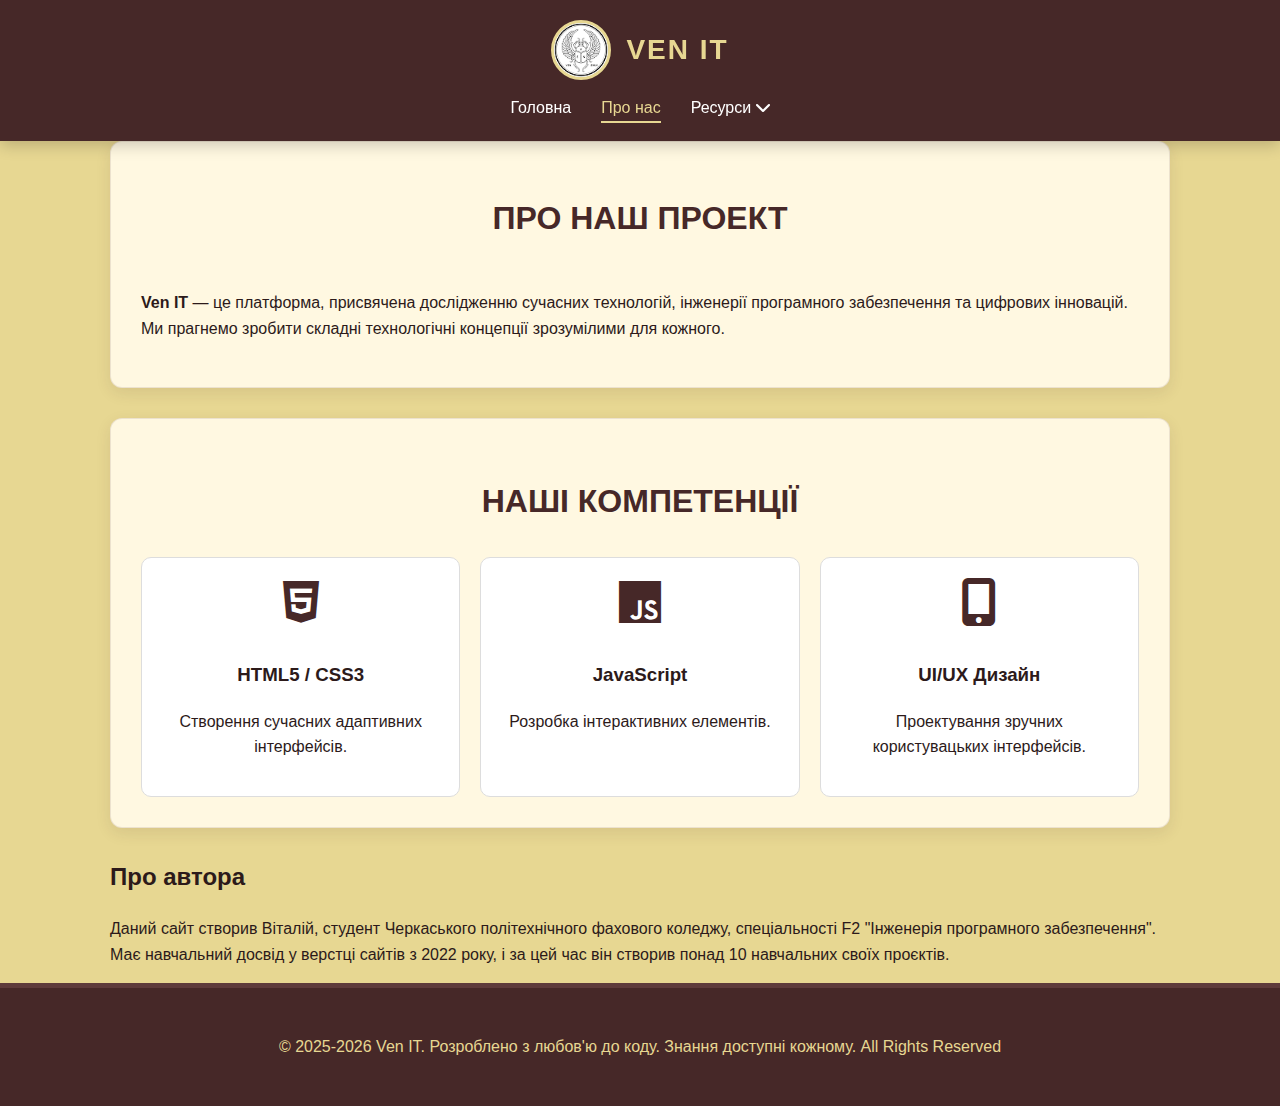
<file: about.html>
<!DOCTYPE html>
<html lang="uk">
<head>
    <meta charset="UTF-8">
    <meta name="viewport" content="width=device-width, initial-scale=1.0">
    <title>Ven IT - Про нас</title>
    <link rel="stylesheet" href="style.css">
    <link href="https://fonts.googleapis.com/css2?family=Roboto:wght@300;400;700&display=swap" rel="stylesheet">
    <link rel="stylesheet" href="https://cdnjs.cloudflare.com/ajax/libs/font-awesome/6.0.0/css/all.min.css">
</head>
<body>

    <header>
        <div class="container header-container">
            <a href="index.html" class="logo">
                <img src="VENIT LOGO.png" alt="Logo"> Ven IT
            </a>
            <nav>
                <ul>
                    <li><a href="index.html">Головна</a></li>
                    <li><a href="about.html" class="active">Про нас</a></li>
                    <li class="dropdown">
                        <a href="resources.html">Ресурси <i class="fas fa-chevron-down"></i></a>
                        <ul class="dropdown-content">
                            <li><a href="resources.html#files">Файли</a></li>
                            <li><a href="resources.html#faq">FAQ</a></li>
                        </ul>
                    </li>
                </ul>
            </nav>
        </div>
    </header>

    <main class="container">
        <section class="content-box">
            <h1 class="section-title">Про наш проект</h1>
            <p><strong>Ven IT</strong> — це платформа, присвячена дослідженню сучасних технологій, інженерії програмного забезпечення та цифрових інновацій. Ми прагнемо зробити складні технологічні концепції зрозумілими для кожного.</p>
        </section>

        <section class="content-box">
            <h2 class="section-title">Наші компетенції</h2>
            <div class="grid">
                <div class="feature-card">
                    <i class="fab fa-html5"></i>
                    <h3>HTML5 / CSS3</h3>
                    <p>Створення сучасних адаптивних інтерфейсів.</p>
                </div>
                <div class="feature-card">
                    <i class="fab fa-js"></i>
                    <h3>JavaScript</h3>
                    <p>Розробка інтерактивних елементів.</p>
                </div>
                <div class="feature-card">
                    <i class="fas fa-mobile-alt"></i>
                    <h3>UI/UX Дизайн</h3>
                    <p>Проектування зручних користувацьких інтерфейсів.</p>
                </div>
            </div>
        </section>
        <section>
            <h2>Про автора</h2>
            <p>Даний сайт створив Віталій, студент Черкаського політехнічного фахового коледжу, спеціальності F2 "Інженерія програмного забезпечення". Має навчальний досвід у верстці сайтів з 2022 року, і за цей час він створив понад 10 навчальних своїх проєктів.</p>
        </section>
    </main>

    <footer>
        <p>© 2025-2026 Ven IT. Розроблено з любов'ю до коду. Знання доступні кожному. All Rights Reserved</p>
    </footer>

</body>
</html>
</file>
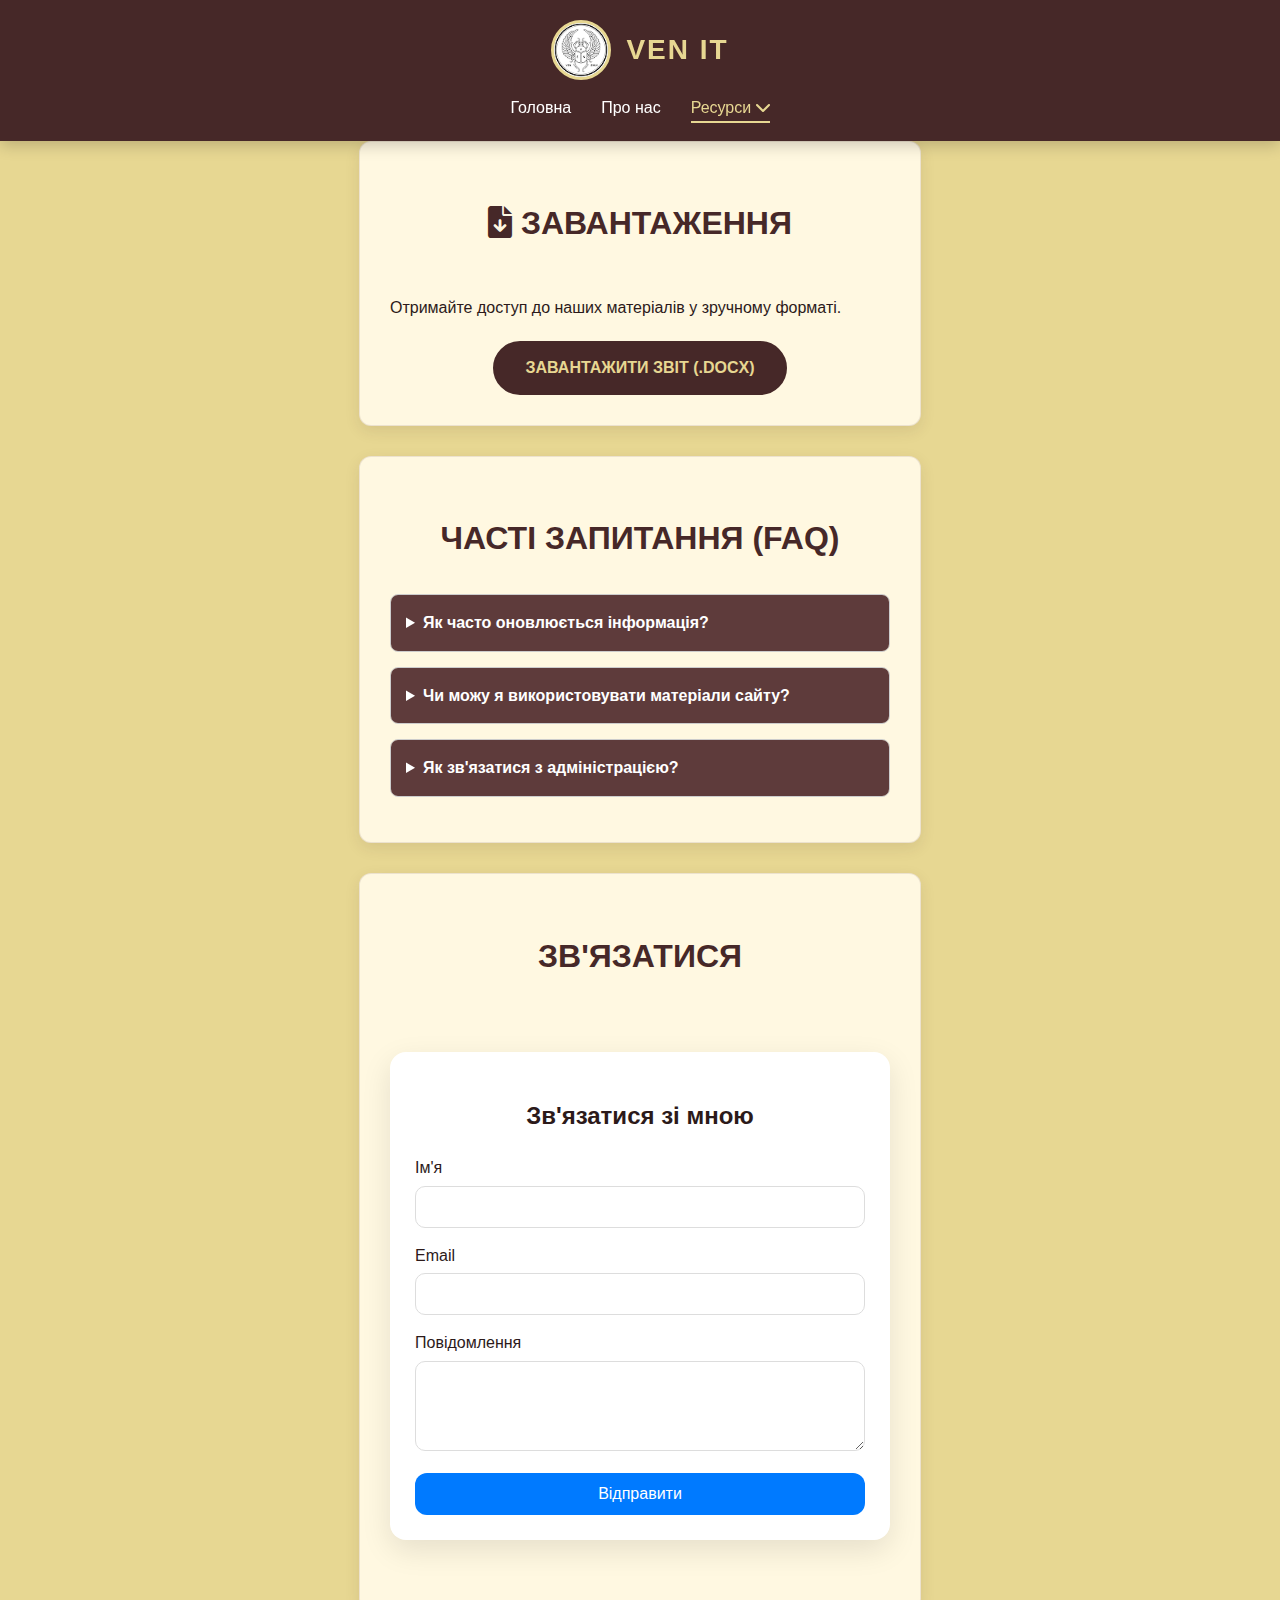
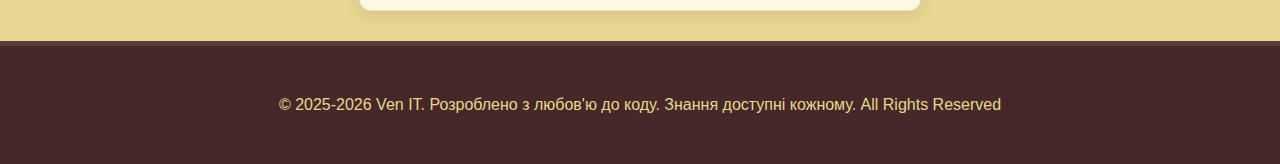
<file: resources.html>
<!DOCTYPE html>
<html lang="uk">
<head>
    <meta charset="UTF-8">
    <meta name="viewport" content="width=device-width, initial-scale=1.0">
    <title>Ven IT - Ресурси</title>
    <link rel="stylesheet" href="style.css">
    <link href="https://fonts.googleapis.com/css2?family=Roboto:wght@300;400;700&display=swap" rel="stylesheet">
    <link rel="stylesheet" href="https://cdnjs.cloudflare.com/ajax/libs/font-awesome/6.0.0/css/all.min.css">
</head>
<body>

    <header>
        <div class="container header-container">
            <a href="index.html" class="logo">
                <img src="VENIT LOGO.png" alt="Logo"> Ven IT
            </a>
            <nav>
                <ul>
                    <li><a href="index.html">Головна</a></li>
                    <li><a href="about.html">Про нас</a></li>
                    <li class="dropdown">
                        <a href="resources.html" class="active">Ресурси <i class="fas fa-chevron-down"></i></a>
                        <ul class="dropdown-content">
                            <li><a href="resources.html#files">Файли</a></li>
                            <li><a href="resources.html#faq">FAQ</a></li>
                        </ul>
                    </li>
                </ul>
            </nav>
        </div>
    </header>

    <main class="container">
        
        <section id="files" class="content-box">
            <h2 class="section-title"><i class="fas fa-file-download"></i> Завантаження</h2>
            <p>Отримайте доступ до наших матеріалів у зручному форматі.</p>
            <div class="center-btn">
                <a href="report.docx" download class="btn">Завантажити звіт (.docx)</a>
            </div>
        </section>

        <section id="faq" class="content-box">
            <h2 class="section-title">Часті запитання (FAQ)</h2>
            
            <details>
                <summary>Як часто оновлюється інформація?</summary>
                <p>Ми намагаємося оновлювати контент щотижня, додаючи нові огляди та статті про технології.</p>
            </details>

            <details>
                <summary>Чи можу я використовувати матеріали сайту?</summary>
                <p>Так, ви можете використовувати матеріали для навчання з посиланням на Ven IT.</p>
            </details>

            <details>
                <summary>Як зв'язатися з адміністрацією?</summary>
                <p>Ви можете написати нам на електронну пошту або через соціальні мережі, вказані в футері.</p>
            </details>
        </section>
        <section class="content-box">
            <h2 class="section-title">Зв'язатися</h2>
            <div class="form-container">
  <h2>Зв'язатися зі мною</h2>

  <form action="https://formspree.io/f/abcd1234" method="POST">

    <label>Ім'я</label>
    <input type="text" name="name" required>

    <label>Email</label>
    <input type="email" name="email" required>

    <label>Повідомлення</label>
    <textarea name="message" rows="4" required></textarea>

    <!-- Honeypot антиспам -->
    <input type="text" name="_gotcha" style="display:none">

    <br>
    <button type="submit">Відправити</button>

  </form>
</div>
        </section>

    </main>

    <footer>
        <p>© 2025-2026 Ven IT. Розроблено з любов'ю до коду. Знання доступні кожному. All Rights Reserved</p>
    </footer>

</body>
</html>
</file>
<file: style.css>
/* --- ОСНОВНІ НАЛАШТУВАННЯ --- */
* { box-sizing: border-box; }

body {
    font-family: 'Lucida Grande', sans-serif;
    margin: 0;
    padding: 0;
    background-color: #e7d792; /* Основний пісочний фон */
    color: #2c1a1a; /* Темно-коричневий текст */
    line-height: 1.6;
    display: flex;
    flex-direction: column;
    min-height: 100vh;
}

.container {
    max-width: 1100px;
    margin: 0 auto;
    padding: 0 20px;
}

a { text-decoration: none; transition: 0.3s; }
img { max-width: 100%; display: block; }

/* --- ШАПКА (HEADER) --- */
header {
    background-color: #462828; /* Темний шоколад */
    padding: 20px 0;
    color: #e7d792;
    box-shadow: 0 4px 15px rgba(0,0,0,0.2);
    position: sticky;
    top: 0;
    z-index: 1000;
}

.header-container {
    display: flex;
    flex-direction: column; /* Центрування: лого зверху, меню знизу */
    align-items: center;
    justify-content: center;
}

.logo {
    display: flex;
    align-items: center;
    font-size: 28px;
    font-weight: 700;
    color: #e7d792;
    text-transform: uppercase;
    letter-spacing: 2px;
    margin-bottom: 15px;
}

.logo img {
    height: 60px;
    margin-right: 15px;
    border-radius: 50%;
    border: 3px solid #e7d792;
    background: #fff;
}

/* --- НАВІГАЦІЯ --- */
nav { width: 100%; display: flex; justify-content: center; }

nav ul {
    list-style: none;
    display: flex;
    padding: 0;
    margin: 0;
    flex-wrap: wrap;
    justify-content: center;
}

nav ul li { margin: 0 15px; position: relative; }

nav ul li a {
    color: #fff;
    font-size: 16px;
    font-weight: 500;
    padding-bottom: 5px;
    border-bottom: 2px solid transparent;
}

nav ul li a:hover, nav ul li a.active {
    color: #e7d792;
    border-bottom: 2px solid #e7d792;
}

/* Випадаюче меню */
.dropdown-content {
    display: none;
    position: absolute;
    background-color: #5e3b3b;
    min-width: 200px;
    box-shadow: 0 8px 16px rgba(0,0,0,0.3);
    z-index: 100;
    top: 30px;
    left: 50%;
    transform: translateX(-50%);
    border-radius: 5px;
    padding: 5px 0;
}

.dropdown:hover .dropdown-content { display: block; }

.dropdown-content li { margin: 0; width: 100%; }
.dropdown-content a {
    display: block;
    padding: 10px 15px;
    text-align: center;
    border-bottom: none;
}
.dropdown-content a:hover { background-color: #462828; }

/* --- ГОЛОВНИЙ КОНТЕНТ --- */
main { flex: 1; padding-top: 20px; }

/* Картки та блоки (Білий фон для читабельності) */
.content-box, .card {
    background: #fff8e1; /* Дуже світлий крем */
    border-radius: 12px;
    padding: 30px;
    margin-bottom: 30px;
    box-shadow: 0 5px 15px rgba(70, 40, 40, 0.1);
    border: 1px solid rgba(70, 40, 40, 0.1);
}

.section-title {
    text-align: center;
    color: #462828;
    font-size: 2rem;
    margin-bottom: 30px;
    text-transform: uppercase;
    position: relative;
    display: inline-block;
    width: 100%;
}

/* --- СЛАЙДЕР --- */
.slider-container {
    position: relative;
    max-width: 100%;
    height: 450px;
    overflow: hidden;
    margin-bottom: 40px;
    border-bottom: 5px solid #462828;
    box-shadow: 0 5px 15px rgba(0,0,0,0.2);
}

.slider { display: flex; transition: transform 0.5s ease-in-out; height: 100%; }
.slide { min-width: 100%; position: relative; }
.slide img { width: 100%; height: 100%; object-fit: cover; filter: brightness(0.6); }

.slide-text {
    position: absolute;
    top: 50%; left: 50%;
    transform: translate(-50%, -50%);
    color: #e7d792;
    font-size: 2.5rem;
    font-weight: bold;
    text-shadow: 2px 2px 4px rgba(0,0,0,0.8);
    text-align: center;
    background: rgba(70, 40, 40, 0.6);
    padding: 20px;
    border-radius: 10px;
    border: 2px solid #e7d792;
}

.prev, .next {
    position: absolute; top: 50%; transform: translateY(-50%);
    background: rgba(70, 40, 40, 0.8); color: #e7d792;
    border: 2px solid #e7d792;
    padding: 15px; cursor: pointer; font-size: 20px; border-radius: 50%;
    width: 50px; height: 50px; display: flex; align-items: center; justify-content: center;
}
.next { right: 20px; } .prev { left: 20px; }
.prev:hover, .next:hover { background: #e7d792; color: #462828; border-color: #462828; }

/* --- ВІДЕО --- */
.video-wrapper {
    position: relative;
    padding-bottom: 56.25%;
    height: 0;
    overflow: hidden;
    border-radius: 12px;
    box-shadow: 0 10px 20px rgba(0,0,0,0.3);
    border: 4px solid #462828;
}
.video-wrapper iframe { position: absolute; top: 0; left: 0; width: 100%; height: 100%; }

/* --- КНОПКИ --- */
.btn {
    display: inline-block;
    background: #462828;
    color: #e7d792;
    padding: 12px 30px;
    border-radius: 30px;
    font-weight: bold;
    text-transform: uppercase;
    border: 2px solid #462828;
    cursor: pointer;
}

.btn:hover {
    background: transparent;
    color: #462828;
}

.center-btn { text-align: center; margin-top: 20px; }

/* Контейнер форми */
.form-container {
  max-width: 500px;
  margin: 40px auto;
  padding: 25px;
  border-radius: 16px;
  background: #ffffff;
  box-shadow: 0 10px 30px rgba(0,0,0,0.1);
  font-family: -apple-system, BlinkMacSystemFont, sans-serif;
}

/* Заголовок */
.form-container h2 {
  margin-bottom: 20px;
  text-align: center;
}

/* Поля */
.form-container input,
.form-container textarea {
  width: 100%;
  padding: 12px;
  margin-top: 5px;
  margin-bottom: 15px;
  border-radius: 10px;
  border: 1px solid #ddd;
  font-size: 14px;
  transition: 0.2s;
}

/* Фокус */
.form-container input:focus,
.form-container textarea:focus {
  border-color: #007aff;
  outline: none;
  box-shadow: 0 0 0 3px rgba(0,122,255,0.15);
}

/* Кнопка */
.form-container button {
  width: 100%;
  padding: 12px;
  border: none;
  border-radius: 12px;
  background: #007aff;
  color: white;
  font-size: 16px;
  cursor: pointer;
  transition: 0.2s;
}

/* Hover */
.form-container button:hover {
  background: #005fcc;
}

/* Адаптив */
@media (max-width: 600px) {
  .form-container {
    margin: 20px;
    padding: 20px;
  }
}

/* --- GRID (Сітка для навичок/карток) --- */
.grid {
    display: grid;
    grid-template-columns: repeat(auto-fit, minmax(250px, 1fr));
    gap: 20px;
}

.feature-card {
    background: #fff;
    padding: 20px;
    border-radius: 10px;
    text-align: center;
    border: 1px solid #ddd;
    transition: 0.3s;
}
.feature-card:hover { transform: translateY(-5px); box-shadow: 0 5px 15px rgba(0,0,0,0.1); }
.feature-card i { font-size: 3rem; color: #462828; margin-bottom: 15px; }

/* --- FAQ та Файли --- */
details {
    background: #fff;
    border-radius: 8px;
    margin-bottom: 15px;
    overflow: hidden;
    border: 1px solid #ccc;
}
summary {
    padding: 15px;
    background: #5e3b3b;
    color: #fff;
    cursor: pointer;
    font-weight: bold;
}
details[open] summary { background: #462828; color: #e7d792; }
details p { padding: 15px; margin: 0; background: #fff8e1; }

/* --- ФУТЕР --- */
footer {
    background-color: #462828;
    color: #e7d792;
    text-align: center;
    padding: 30px 0;
    margin-top: auto;
    border-top: 5px solid #5e3b3b;
}
</file>
